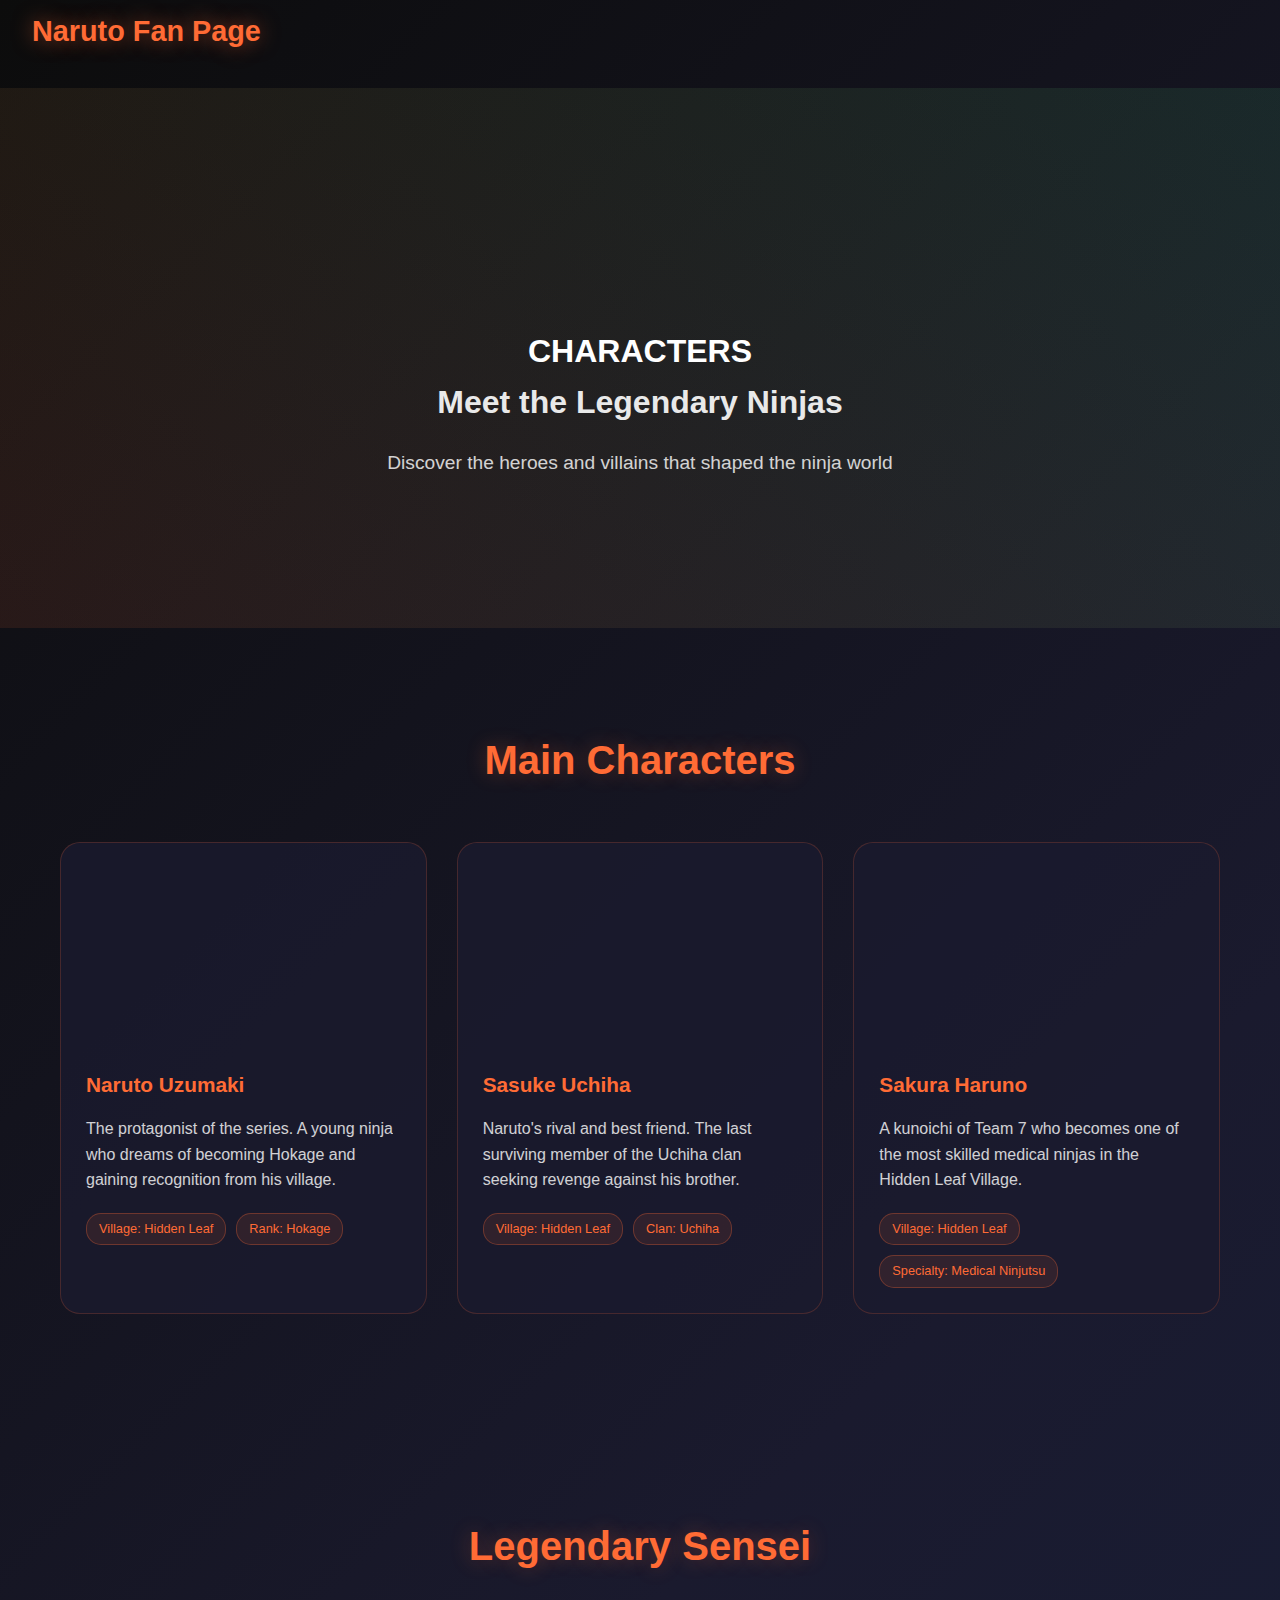
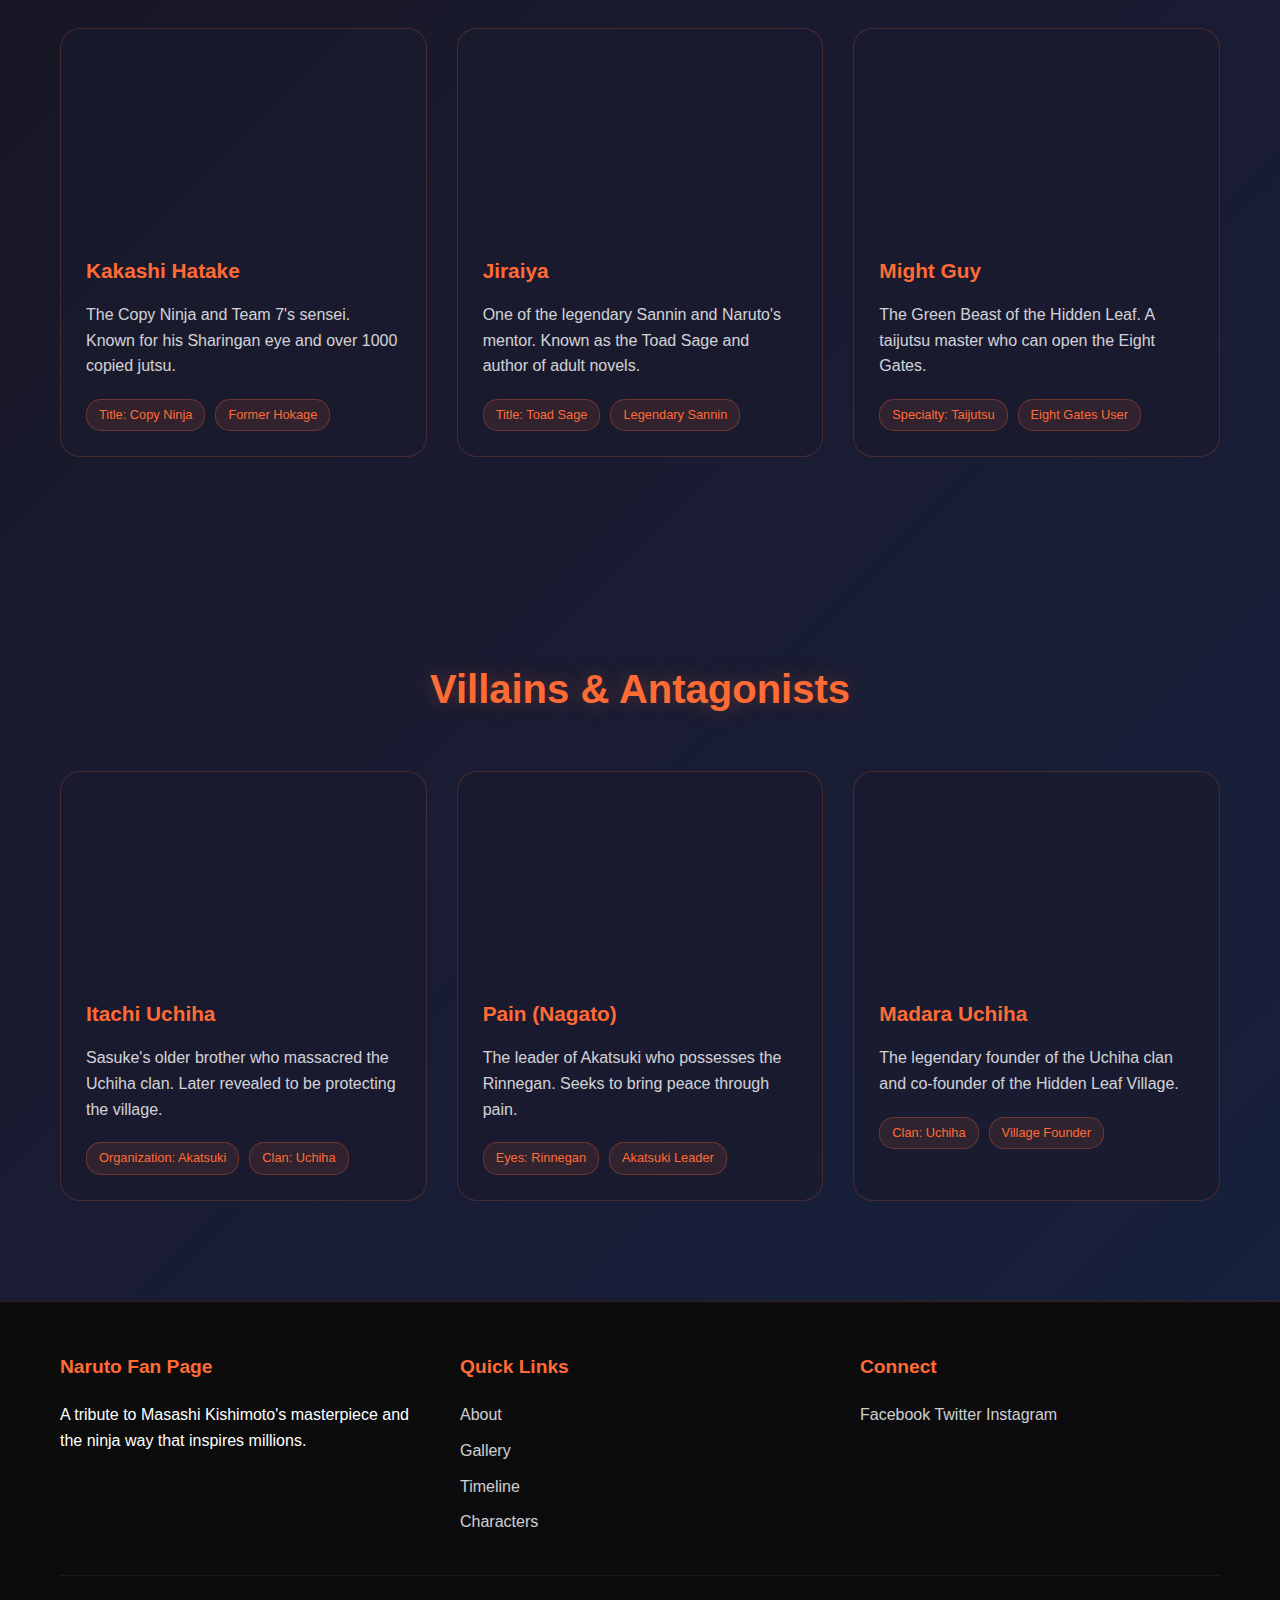
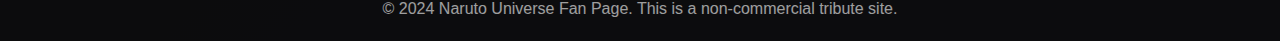
<file: characters.html>
<!DOCTYPE html>
<html lang="en">

<head>
    <meta charset="UTF-8">
    <meta name="viewport" content="width=device-width, initial-scale=1.0">
    <title>Characters - Meet the Legendary Ninjas</title>
    <link rel="stylesheet" href="css/style.css">
    <link rel="stylesheet" href="https://cdnjs.cloudflare.com/ajax/libs/font-awesome/6.4.0/css/all.min.css">
</head>

<body>
    <header>
        <nav class="navbar">
            <div class="nav-logo">
                <a href="index.html">Naruto Fan Page</a>
            </div>
            <ul class="nav-links">
                <li><a href="index.html">Home</a></li>
                <li><a href="about.html">About</a></li>
                <li><a href="characters.html" class="active">Characters</a></li>
                <li><a href="timeline.html">Timeline</a></li>
                <li><a href="gallery.html">Gallery</a></li>
            </ul>
            <div class="burger">
                <div class="line1"></div>
                <div class="line2"></div>
                <div class="line3"></div>
            </div>
        </nav>
    </header>

    <section class="hero" style="height: 60vh;">
        <div class="hero-content">
            <h1 class="glitch" data-text="CHARACTERS">CHARACTERS</h1>
            <h2>Meet the Legendary Ninjas</h2>
            <p>Discover the heroes and villains that shaped the ninja world</p>
        </div>
    </section>

    <section class="featured-section">
        <div class="container">
            <h2 class="section-title">Main Characters</h2>
            <div class="cards-grid">
                <div class="card">
                    <div class="card-image"
                        style="background-image: url('https://www.freepnglogos.com/uploads/naruto-png/naruto-png-22.png');">
                    </div>
                    <div class="card-content">
                        <h3>Naruto Uzumaki</h3>
                        <p>The protagonist of the series. A young ninja who dreams of becoming Hokage and gaining
                            recognition from his village.</p>
                        <div class="character-stats">
                            <span class="stat">Village: Hidden Leaf</span>
                            <span class="stat">Rank: Hokage</span>
                        </div>
                    </div>
                </div>
                <div class="card">
                    <div class="card-image"
                        style="background-image: url('https://www.freepnglogos.com/uploads/naruto-png/sasuke-uchiha-render-naruto-storm-4-png-23.png');">
                    </div>
                    <div class="card-content">
                        <h3>Sasuke Uchiha</h3>
                        <p>Naruto's rival and best friend. The last surviving member of the Uchiha clan seeking revenge
                            against his brother.</p>
                        <div class="character-stats">
                            <span class="stat">Village: Hidden Leaf</span>
                            <span class="stat">Clan: Uchiha</span>
                        </div>
                    </div>
                </div>
                <div class="card">
                    <div class="card-image"
                        style="background-image: url('https://www.freepnglogos.com/uploads/naruto-png/sakura-haruno-render-naruto-storm-4-png-24.png');">
                    </div>
                    <div class="card-content">
                        <h3>Sakura Haruno</h3>
                        <p>A kunoichi of Team 7 who becomes one of the most skilled medical ninjas in the Hidden Leaf
                            Village.</p>
                        <div class="character-stats">
                            <span class="stat">Village: Hidden Leaf</span>
                            <span class="stat">Specialty: Medical Ninjutsu</span>
                        </div>
                    </div>
                </div>
            </div>
        </div>
    </section>

    <section class="highlights-section">
        <div class="container">
            <h2 class="section-title">Legendary Sensei</h2>
            <div class="cards-grid">
                <div class="card">
                    <div class="card-image"
                        style="background-image: url('https://www.freepnglogos.com/uploads/naruto-png/kakashi-hatake-render-naruto-storm-4-png-25.png');">
                    </div>
                    <div class="card-content">
                        <h3>Kakashi Hatake</h3>
                        <p>The Copy Ninja and Team 7's sensei. Known for his Sharingan eye and over 1000 copied jutsu.
                        </p>
                        <div class="character-stats">
                            <span class="stat">Title: Copy Ninja</span>
                            <span class="stat">Former Hokage</span>
                        </div>
                    </div>
                </div>
                <div class="card">
                    <div class="card-image"
                        style="background-image: url('https://www.freepnglogos.com/uploads/naruto-png/jiraiya-render-naruto-storm-4-png-26.png');">
                    </div>
                    <div class="card-content">
                        <h3>Jiraiya</h3>
                        <p>One of the legendary Sannin and Naruto's mentor. Known as the Toad Sage and author of adult
                            novels.</p>
                        <div class="character-stats">
                            <span class="stat">Title: Toad Sage</span>
                            <span class="stat">Legendary Sannin</span>
                        </div>
                    </div>
                </div>
                <div class="card">
                    <div class="card-image"
                        style="background-image: url('https://www.freepnglogos.com/uploads/naruto-png/might-guy-render-naruto-storm-4-png-27.png');">
                    </div>
                    <div class="card-content">
                        <h3>Might Guy</h3>
                        <p>The Green Beast of the Hidden Leaf. A taijutsu master who can open the Eight Gates.</p>
                        <div class="character-stats">
                            <span class="stat">Specialty: Taijutsu</span>
                            <span class="stat">Eight Gates User</span>
                        </div>
                    </div>
                </div>
            </div>
        </div>
    </section>

    <section class="featured-section">
        <div class="container">
            <h2 class="section-title">Villains & Antagonists</h2>
            <div class="cards-grid">
                <div class="card">
                    <div class="card-image"
                        style="background-image: url('https://www.freepnglogos.com/uploads/naruto-png/itachi-uchiha-render-naruto-storm-4-png-28.png');">
                    </div>
                    <div class="card-content">
                        <h3>Itachi Uchiha</h3>
                        <p>Sasuke's older brother who massacred the Uchiha clan. Later revealed to be protecting the
                            village.</p>
                        <div class="character-stats">
                            <span class="stat">Organization: Akatsuki</span>
                            <span class="stat">Clan: Uchiha</span>
                        </div>
                    </div>
                </div>
                <div class="card">
                    <div class="card-image"
                        style="background-image: url('https://www.freepnglogos.com/uploads/naruto-png/pain-nagato-render-naruto-storm-4-png-29.png');">
                    </div>
                    <div class="card-content">
                        <h3>Pain (Nagato)</h3>
                        <p>The leader of Akatsuki who possesses the Rinnegan. Seeks to bring peace through pain.</p>
                        <div class="character-stats">
                            <span class="stat">Eyes: Rinnegan</span>
                            <span class="stat">Akatsuki Leader</span>
                        </div>
                    </div>
                </div>
                <div class="card">
                    <div class="card-image"
                        style="background-image: url('https://www.freepnglogos.com/uploads/naruto-png/madara-uchiha-render-naruto-storm-4-png-30.png');">
                    </div>
                    <div class="card-content">
                        <h3>Madara Uchiha</h3>
                        <p>The legendary founder of the Uchiha clan and co-founder of the Hidden Leaf Village.</p>
                        <div class="character-stats">
                            <span class="stat">Clan: Uchiha</span>
                            <span class="stat">Village Founder</span>
                        </div>
                    </div>
                </div>
            </div>
        </div>
    </section>

    <footer class="footer">
        <div class="container">
            <div class="footer-content">
                <div class="footer-section">
                    <h4>Naruto Fan Page</h4>
                    <p>A tribute to Masashi Kishimoto's masterpiece and the ninja way that inspires millions.</p>
                </div>
                <div class="footer-section">
                    <h4>Quick Links</h4>
                    <ul>
                        <li><a href="about.html">About</a></li>
                        <li><a href="gallery.html">Gallery</a></li>
                        <li><a href="timeline.html">Timeline</a></li>
                        <li><a href="characters.html">Characters</a></li>
                    </ul>
                </div>
                <div class="footer-section">
                    <h4>Connect</h4>
                    <div class="social-links">
                        <a href="#" class="social-link">Facebook</a>
                        <a href="#" class="social-link">Twitter</a>
                        <a href="#" class="social-link">Instagram</a>
                    </div>
                </div>
            </div>
            <div class="footer-bottom">
                <p>&copy; 2024 Naruto Universe Fan Page. This is a non-commercial tribute site.</p>
            </div>
        </div>
    </footer>

    <script>
        const burger = document.querySelector('.burger');
        const navLinks = document.querySelector('.nav-links');

        burger.addEventListener('click', () => {
            navLinks.classList.toggle('active');
            burger.classList.toggle('active');
        });

        document.addEventListener('DOMContentLoaded', function () {
            const cards = document.querySelectorAll('.card');
            cards.forEach(card => {
                card.addEventListener('mouseenter', function () {
                    this.style.transform = 'translateY(-10px)';
                });
                card.addEventListener('mouseleave', function () {
                    this.style.transform = 'translateY(0)';
                });
            });
        });
    </script>
</body>

</html>
</file>
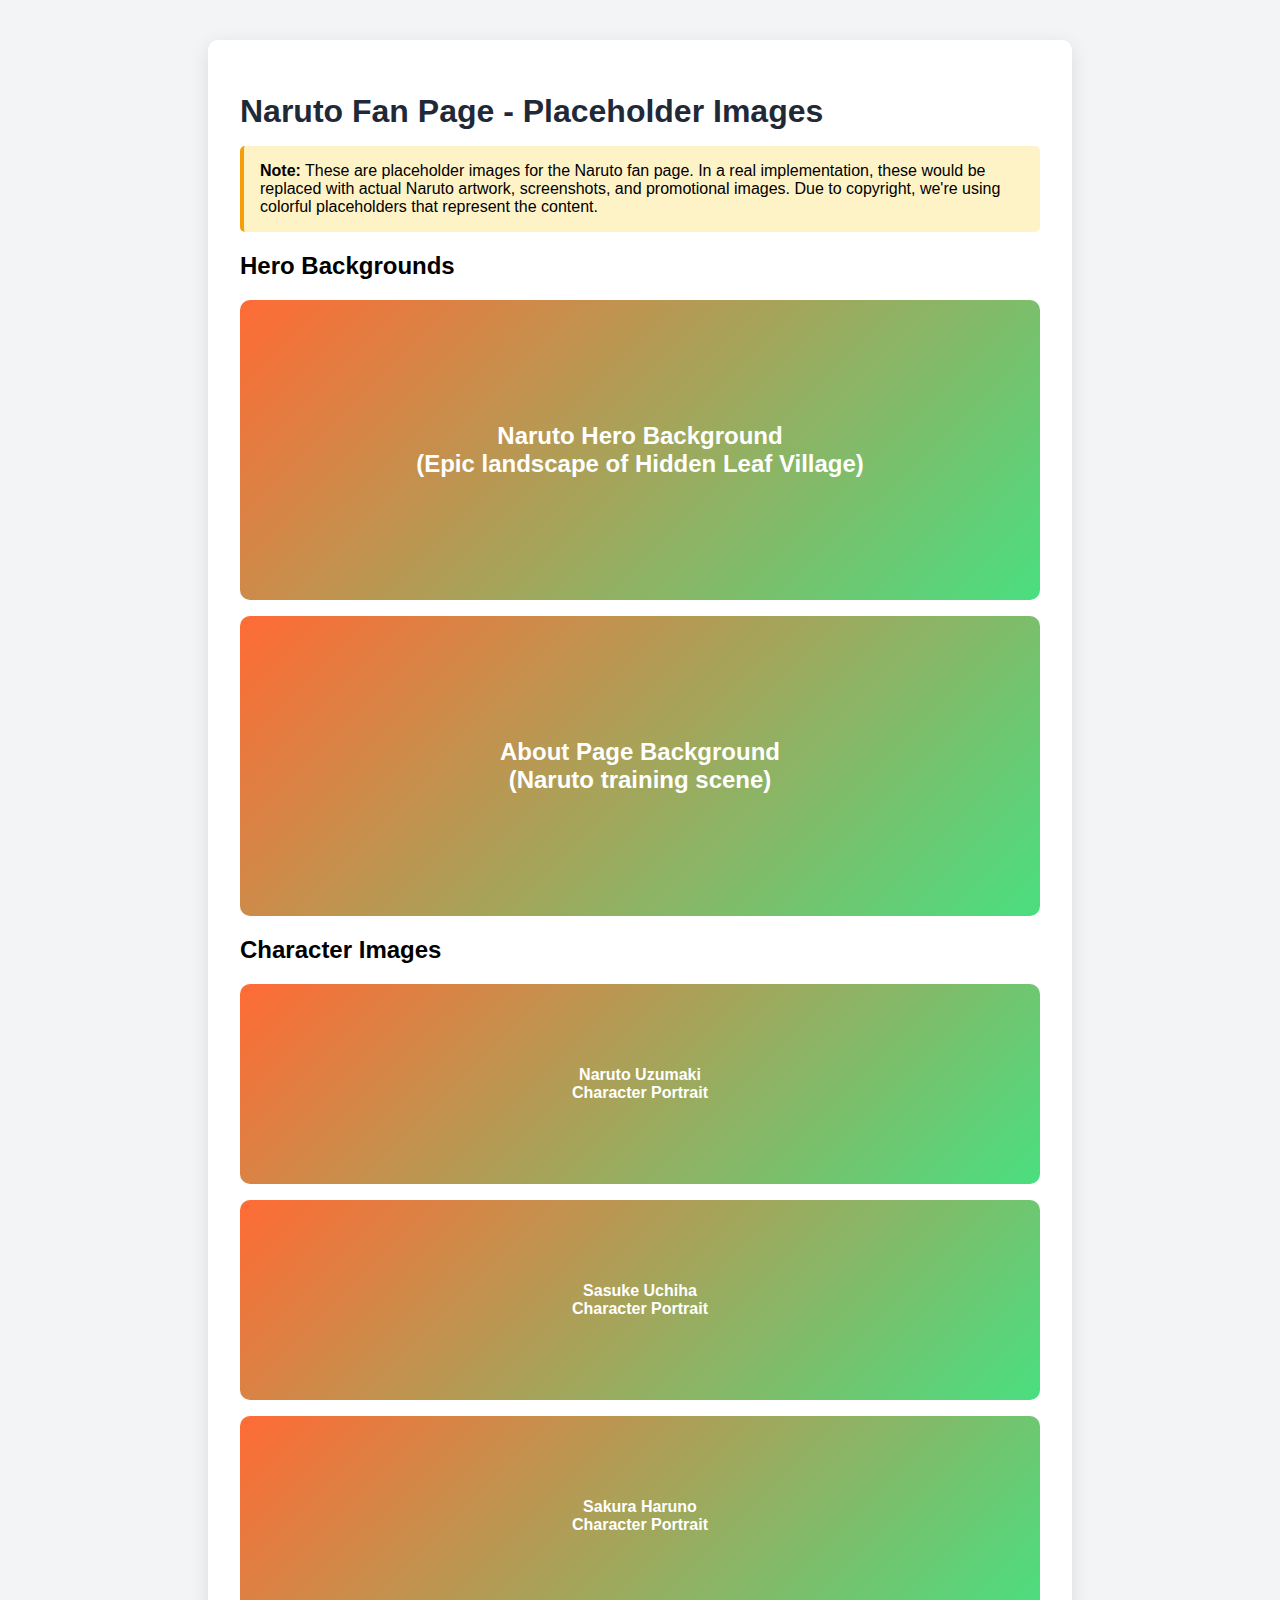
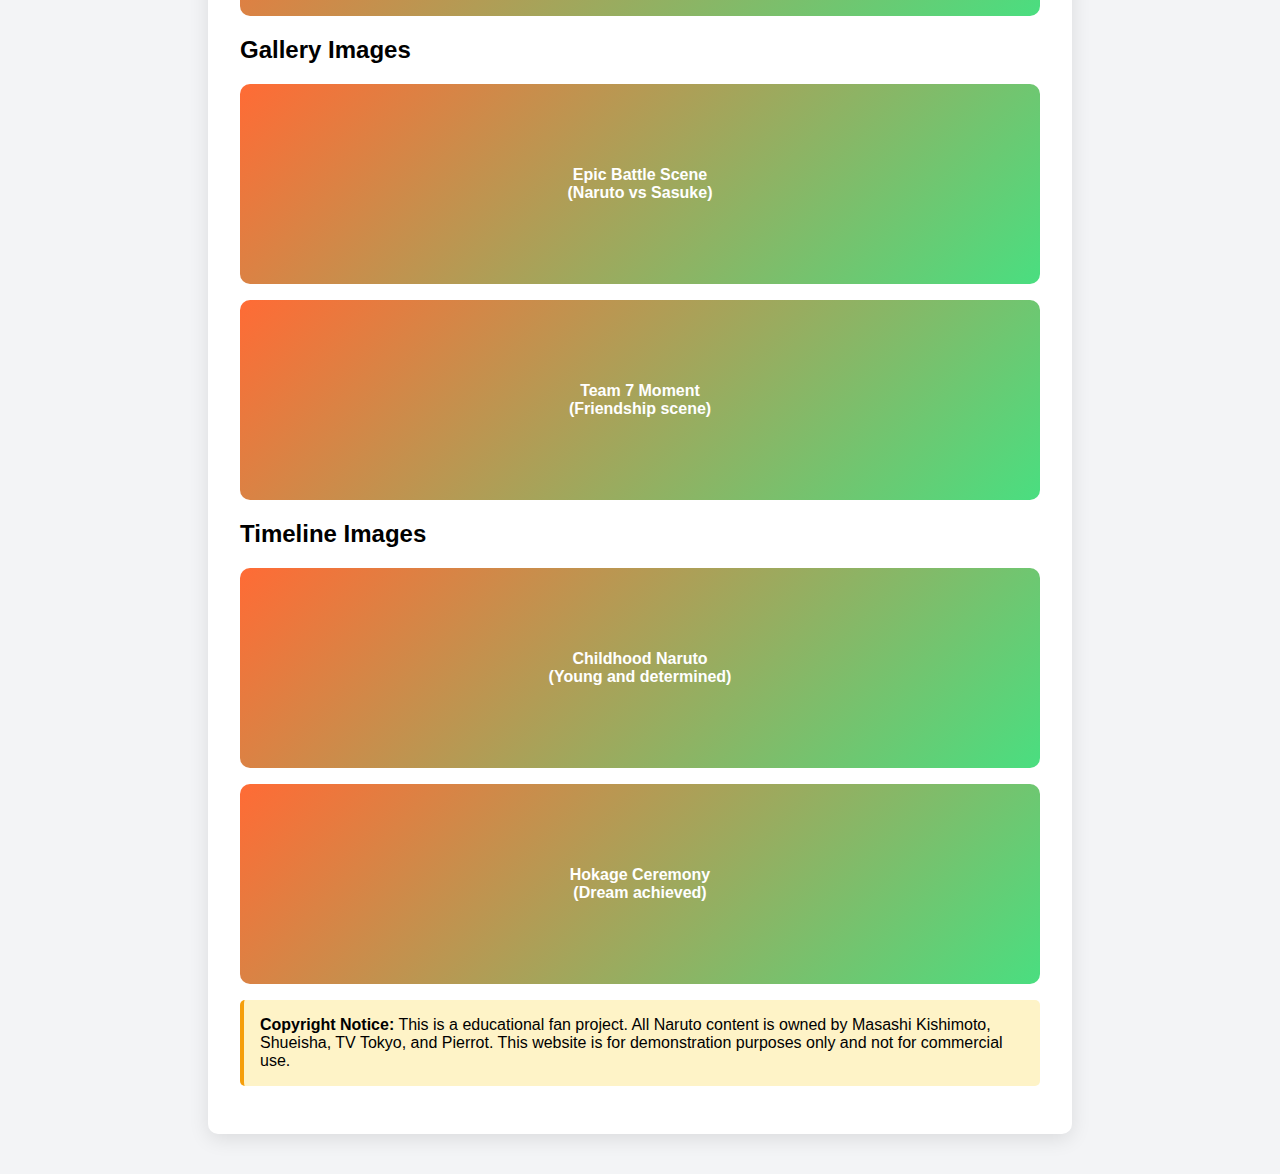
<file: assets/placeholder-generator.html>
<!DOCTYPE html>
<html lang="en">
<head>
    <meta charset="UTF-8">
    <meta name="viewport" content="width=device-width, initial-scale=1.0">
    <title>Placeholder Image Generator</title>
    <style>
        body {
            font-family: Arial, sans-serif;
            padding: 2rem;
            background: #f3f4f6;
        }
        .generator {
            max-width: 800px;
            margin: 0 auto;
            background: white;
            padding: 2rem;
            border-radius: 10px;
            box-shadow: 0 5px 20px rgba(0, 0, 0, 0.1);
        }
        .placeholder {
            width: 100%;
            height: 300px;
            background: linear-gradient(135deg, #ff6b35, #4ade80);
            display: flex;
            align-items: center;
            justify-content: center;
            color: white;
            font-size: 1.5rem;
            font-weight: bold;
            text-align: center;
            margin: 1rem 0;
            border-radius: 10px;
        }
        .small-placeholder {
            height: 200px;
            font-size: 1rem;
        }
        h1 {
            color: #1f2937;
            margin-bottom: 1rem;
        }
        .note {
            background: #fef3c7;
            padding: 1rem;
            border-radius: 5px;
            border-left: 4px solid #f59e0b;
            margin: 1rem 0;
        }
    </style>
</head>
<body>
    <div class="generator">
        <h1>Naruto Fan Page - Placeholder Images</h1>
        
        <div class="note">
            <strong>Note:</strong> These are placeholder images for the Naruto fan page. In a real implementation, these would be replaced with actual Naruto artwork, screenshots, and promotional images. Due to copyright, we're using colorful placeholders that represent the content.
        </div>
        
        <h2>Hero Backgrounds</h2>
        <div class="placeholder">
            <div>
                Naruto Hero Background<br>
                (Epic landscape of Hidden Leaf Village)
            </div>
        </div>
        
        <div class="placeholder">
            <div>
                About Page Background<br>
                (Naruto training scene)
            </div>
        </div>
        
        <h2>Character Images</h2>
        <div class="placeholder small-placeholder">
            <div>
                Naruto Uzumaki<br>
                Character Portrait
            </div>
        </div>
        
        <div class="placeholder small-placeholder">
            <div>
                Sasuke Uchiha<br>
                Character Portrait
            </div>
        </div>
        
        <div class="placeholder small-placeholder">
            <div>
                Sakura Haruno<br>
                Character Portrait
            </div>
        </div>
        
        <h2>Gallery Images</h2>
        <div class="placeholder small-placeholder">
            <div>
                Epic Battle Scene<br>
                (Naruto vs Sasuke)
            </div>
        </div>
        
        <div class="placeholder small-placeholder">
            <div>
                Team 7 Moment<br>
                (Friendship scene)
            </div>
        </div>
        
        <h2>Timeline Images</h2>
        <div class="placeholder small-placeholder">
            <div>
                Childhood Naruto<br>
                (Young and determined)
            </div>
        </div>
        
        <div class="placeholder small-placeholder">
            <div>
                Hokage Ceremony<br>
                (Dream achieved)
            </div>
        </div>
        
        <div class="note">
            <strong>Copyright Notice:</strong> This is a educational fan project. All Naruto content is owned by Masashi Kishimoto, Shueisha, TV Tokyo, and Pierrot. This website is for demonstration purposes only and not for commercial use.
        </div>
    </div>
    
    <script>
        // Simple script to save placeholder images
        console.log('Placeholder images generated for Naruto fan page');
        console.log('Replace these with actual Naruto artwork for a complete implementation');
    </script>
</body>
</html>
</file>
<file: css/style.css>
* {
    margin: 0;
    padding: 0;
    box-sizing: border-box;
}

body {
    font-family: 'Segoe UI', Tahoma, Geneva, Verdana, sans-serif;
    background: linear-gradient(135deg, #0c0c0c 0%, #1a1a2e 50%, #16213e 100%);
    color: #ffffff;
    line-height: 1.6;
    overflow-x: hidden;
}

.container {
    max-width: 1200px;
    margin: 0 auto;
    padding: 0 20px;
}

/* Navigation */
.navbar {
    /* --- New and Improved Code --- */
.navbar {
    display: flex;
    flex-direction: column;      /* Stack items vertically */
    justify-content: center;     /* Center them vertically in the container */
    align-items: center;         /* Center them horizontally */
    padding: 0.5rem 2rem;        /* Adjust padding for the new layout */
    gap: 0.25rem;                /* Add a small space between logo and links */
    position: fixed;
    width: 100%;
    top: 0;
    left: 0;
    z-index: 1000;
    background: rgba(10, 10, 26, 0.8);
    backdrop-filter: blur(10px);
    border-bottom: 1px solid var(--border-color);
}
}
/* === ADD THIS CORRECTED CODE AT THE END OF CSS/STYLE.CSS === */

/* Apply centered navbar styles for tablets and desktops */
@media (min-width: 769px) {
    /*
    * 1. Re-style the main navbar container to stack items vertically
    *    and center them horizontally.
    */
    .navbar {
        flex-direction: column;
        justify-content: center; /* This handles vertical alignment in a column */
        align-items: center;    /* This handles HORIZONTAL alignment in a column */
        padding: 0.5rem 2rem;
        gap: 0.25rem;
    }

    /*
    * 2. Remove the positioning from the nav links list so it behaves
    *    normally within the new flex column layout. This is very important!
    */
    .nav-links {
        position: static;
        height: auto;
        width: auto;
        flex-direction: row; /* Ensure links are side-by-side */
        background: none;    /* Remove the mobile background */
        justify-content: center; /* Center the links themselves */
    }
}

.nav-container {
    display: flex;
    justify-content: space-between;
    align-items: center;
    max-width: 1200px;
    margin: 0 auto;
    padding: 0 20px;
}

.nav-logo a {
    font-size: 1.8rem;
    font-weight: bold;
    color: #ff6b35;
    text-decoration: none;
    text-shadow: 0 0 20px rgba(255, 107, 53, 0.5);
}

.nav-links {
    display: flex;
    list-style: none;
    gap: 30px;
}

.nav-links li {
    opacity: 0;
    transform: translateY(-20px);
    animation: navSlideDown 0.6s ease forwards;
}

.nav-links li:nth-child(1) { animation-delay: 0.1s; }
.nav-links li:nth-child(2) { animation-delay: 0.2s; }
.nav-links li:nth-child(3) { animation-delay: 0.3s; }
.nav-links li:nth-child(4) { animation-delay: 0.4s; }
.nav-links li:nth-child(5) { animation-delay: 0.5s; }

@keyframes navSlideDown {
    to {
        opacity: 1;
        transform: translateY(0);
    }
}

.nav-links a {
    color: #ffffff;
    text-decoration: none;
    font-weight: 500;
    transition: all 0.3s ease;
    position: relative;
}

.nav-links a:hover,
.nav-links a.active {
    color: #ff6b35;
    text-shadow: 0 0 10px rgba(255, 107, 53, 0.5);
}

.nav-links a::after {
    content: '';
    position: absolute;
    bottom: -5px;
    left: 0;
    width: 0;
    height: 2px;
    background: linear-gradient(90deg, #ff6b35, #4ade80);
    transition: width 0.3s ease;
}

.nav-links a:hover::after,
.nav-links a.active::after {
    width: 100%;
}

.burger {
    display: none;
    flex-direction: column;
    cursor: pointer;
}

.burger div {
    width: 25px;
    height: 3px;
    background: #ffffff;
    margin: 3px 0;
    transition: 0.3s;
}

/* Hero Section */
.hero {
    height: 100vh;
    display: flex;
    justify-content: center;
    align-items: center;
    text-align: center;
    padding-top: 120px; /* <--- ADD THIS LINE */
    box-sizing: border-box; /* <--- ADD THIS LINE */
    background: url('https://www.freepnglogos.com/uploads/naruto-png/naruto-and-sasuke-wallpapers-34.png') no-repeat center center/cover;
    position: relative;
    overflow: hidden;
}

.hero::before {
    content: '';
    position: absolute;
    top: 0;
    left: 0;
    right: 0;
    bottom: 0;
    background: linear-gradient(45deg, rgba(255, 107, 53, 0.1), rgba(74, 222, 128, 0.1));
    animation: shimmer 3s ease-in-out infinite alternate;
}

@keyframes shimmer {
    0% { opacity: 0.3; }
    100% { opacity: 0.7; }
}

.hero-content {
    position: relative;
    z-index: 2;
}



@keyframes glitch {
    0%, 100% { transform: translate(0); }
    20% { transform: translate(-2px, 2px); }
    40% { transform: translate(-2px, -2px); }
    60% { transform: translate(2px, 2px); }
    80% { transform: translate(2px, -2px); }
}

@keyframes glitch-1 {
    0%, 100% { transform: translate(0); }
    20% { transform: translate(2px, -2px); }
    40% { transform: translate(-2px, 2px); }
    60% { transform: translate(-2px, -2px); }
    80% { transform: translate(2px, 2px); }
}

@keyframes glitch-2 {
    0%, 100% { transform: translate(0); }
    20% { transform: translate(-2px, -2px); }
    40% { transform: translate(2px, -2px); }
    60% { transform: translate(2px, 2px); }
    80% { transform: translate(-2px, 2px); }
}

.hero h2 {
    font-size: 2rem;
    color: #ffffff;
    margin-bottom: 20px;
    opacity: 0.9;
}

.hero p {
    font-size: 1.2rem;
    margin-bottom: 30px;
    opacity: 0.8;
}

/* Buttons */
.btn {
    display: inline-block;
    padding: 15px 30px;
    background: linear-gradient(45deg, #ff6b35, #4ade80);
    color: #ffffff;
    text-decoration: none;
    border-radius: 50px;
    font-weight: bold;
    transition: all 0.3s ease;
    position: relative;
    overflow: hidden;
}

.btn::before {
    content: '';
    position: absolute;
    top: 0;
    left: -100%;
    width: 100%;
    height: 100%;
    background: linear-gradient(45deg, transparent, rgba(255, 255, 255, 0.2), transparent);
    transition: left 0.5s;
}

.btn:hover::before {
    left: 100%;
}

.glow-btn {
    box-shadow: 0 0 30px rgba(255, 107, 53, 0.5);
}

.glow-btn:hover {
    box-shadow: 0 0 40px rgba(255, 107, 53, 0.8);
    transform: translateY(-2px);
}

/* Featured Section */
.featured-section,
.highlights-section {
    padding: 100px 0;
    position: relative;
}

.section-title {
    text-align: center;
    font-size: 2.5rem;
    margin-bottom: 50px;
    color: #ff6b35;
    text-shadow: 0 0 20px rgba(255, 107, 53, 0.3);
}

.featured-content {
    display: grid;
    grid-template-columns: 1fr 2fr;
    gap: 50px;
    align-items: center;
}

.featured-image img {
    width: 100%;
    border-radius: 20px;
    box-shadow: 0 20px 40px rgba(0, 0, 0, 0.3);
    transition: transform 0.3s ease;
}

.featured-image img:hover {
    transform: scale(1.05);
}

.movie-meta {
    display: flex;
    gap: 20px;
    margin-bottom: 20px;
}

.meta-item {
    background: rgba(255, 107, 53, 0.1);
    padding: 10px 20px;
    border-radius: 25px;
    font-size: 0.9rem;
    border: 1px solid rgba(255, 107, 53, 0.3);
}

.featured-text h3 {
    font-size: 2rem;
    margin-bottom: 20px;
    color: #ff6b35;
}

.featured-text p {
    margin-bottom: 20px;
    opacity: 0.9;
    line-height: 1.8;
}

/* Cards Grid */
.cards-grid {
    display: grid;
    grid-template-columns: repeat(auto-fit, minmax(300px, 1fr));
    gap: 30px;
    margin-top: 50px;
}

.card {
    background: rgba(26, 26, 46, 0.8);
    border-radius: 20px;
    overflow: hidden;
    transition: all 0.3s ease;
    border: 1px solid rgba(255, 107, 53, 0.2);
}

.card:hover {
    transform: translateY(-10px);
    box-shadow: 0 20px 40px rgba(0, 0, 0, 0.3);
    border-color: rgba(255, 107, 53, 0.5);
}

.card-image {
    height: 200px;
    background-size: cover;
    background-position: center;
    position: relative;
}

.card-content {
    padding: 25px;
}

.card-content h3 {
    color: #ff6b35;
    margin-bottom: 15px;
    font-size: 1.3rem;
}

.card-content p {
    opacity: 0.8;
    margin-bottom: 20px;
}

.card-link {
    color: #ff6b35;
    text-decoration: none;
    font-weight: bold;
    transition: all 0.3s ease;
}

.card-link:hover {
    text-shadow: 0 0 10px rgba(255, 107, 53, 0.5);
}

/* Character Stats */
.character-stats {
    margin-top: 15px;
    display: flex;
    flex-wrap: wrap;
    gap: 10px;
}

.character-stats .stat {
    background: rgba(255, 107, 53, 0.1);
    color: #ff6b35;
    padding: 5px 12px;
    border-radius: 15px;
    font-size: 0.8rem;
    border: 1px solid rgba(255, 107, 53, 0.3);
}

/* Mobile Navigation */
.nav-links.active {
    right: 0;
}

.burger.active .line1 {
    transform: rotate(-45deg) translate(-5px, 6px);
}

.burger.active .line2 {
    opacity: 0;
}

.burger.active .line3 {
    transform: rotate(45deg) translate(-5px, -6px);
}

/* Footer */
.footer {
    background: rgba(12, 12, 12, 0.95);
    padding: 50px 0 20px;
    border-top: 1px solid rgba(255, 107, 53, 0.2);
}

.footer-content {
    display: grid;
    grid-template-columns: repeat(auto-fit, minmax(250px, 1fr));
    gap: 40px;
    margin-bottom: 30px;
}

.footer-section h4 {
    color: #ff6b35;
    margin-bottom: 20px;
    font-size: 1.2rem;
}

.footer-section ul {
    list-style: none;
}

.footer-section ul li {
    margin-bottom: 10px;
}

.footer-section a {
    color: #ffffff;
    text-decoration: none;
    opacity: 0.8;
    transition: all 0.3s ease;
}

.footer-section a:hover {
    color: #ff6b35;
    opacity: 1;
}

.footer-bottom {
    text-align: center;
    padding-top: 20px;
    border-top: 1px solid rgba(255, 255, 255, 0.1);
    opacity: 0.6;
}

/* Responsive Design */
@media screen and (max-width: 768px) {
    .nav-links {
        position: fixed;
        top: 70px;
        right: -100%;
        width: 100%;
        height: calc(100vh - 70px);
        background: rgba(12, 12, 12, 0.95);
        flex-direction: column;
        justify-content: center;
        align-items: center;
        transition: right 0.3s ease;
    }

    .nav-links.active {
        right: 0;
    }

    .burger {
        display: flex;
    }

    .glitch {
        font-size: 2.5rem;
    }

    .featured-content {
        grid-template-columns: 1fr;
        text-align: center;
    }

    .cards-grid {
        grid-template-columns: 1fr;
    }
}

@media screen and (max-width: 480px) {
    .container {
        padding: 0 15px;
    }

    .hero h2 {
        font-size: 1.5rem;
    }

    .hero p {
        font-size: 1rem;
    }
}
</file>
